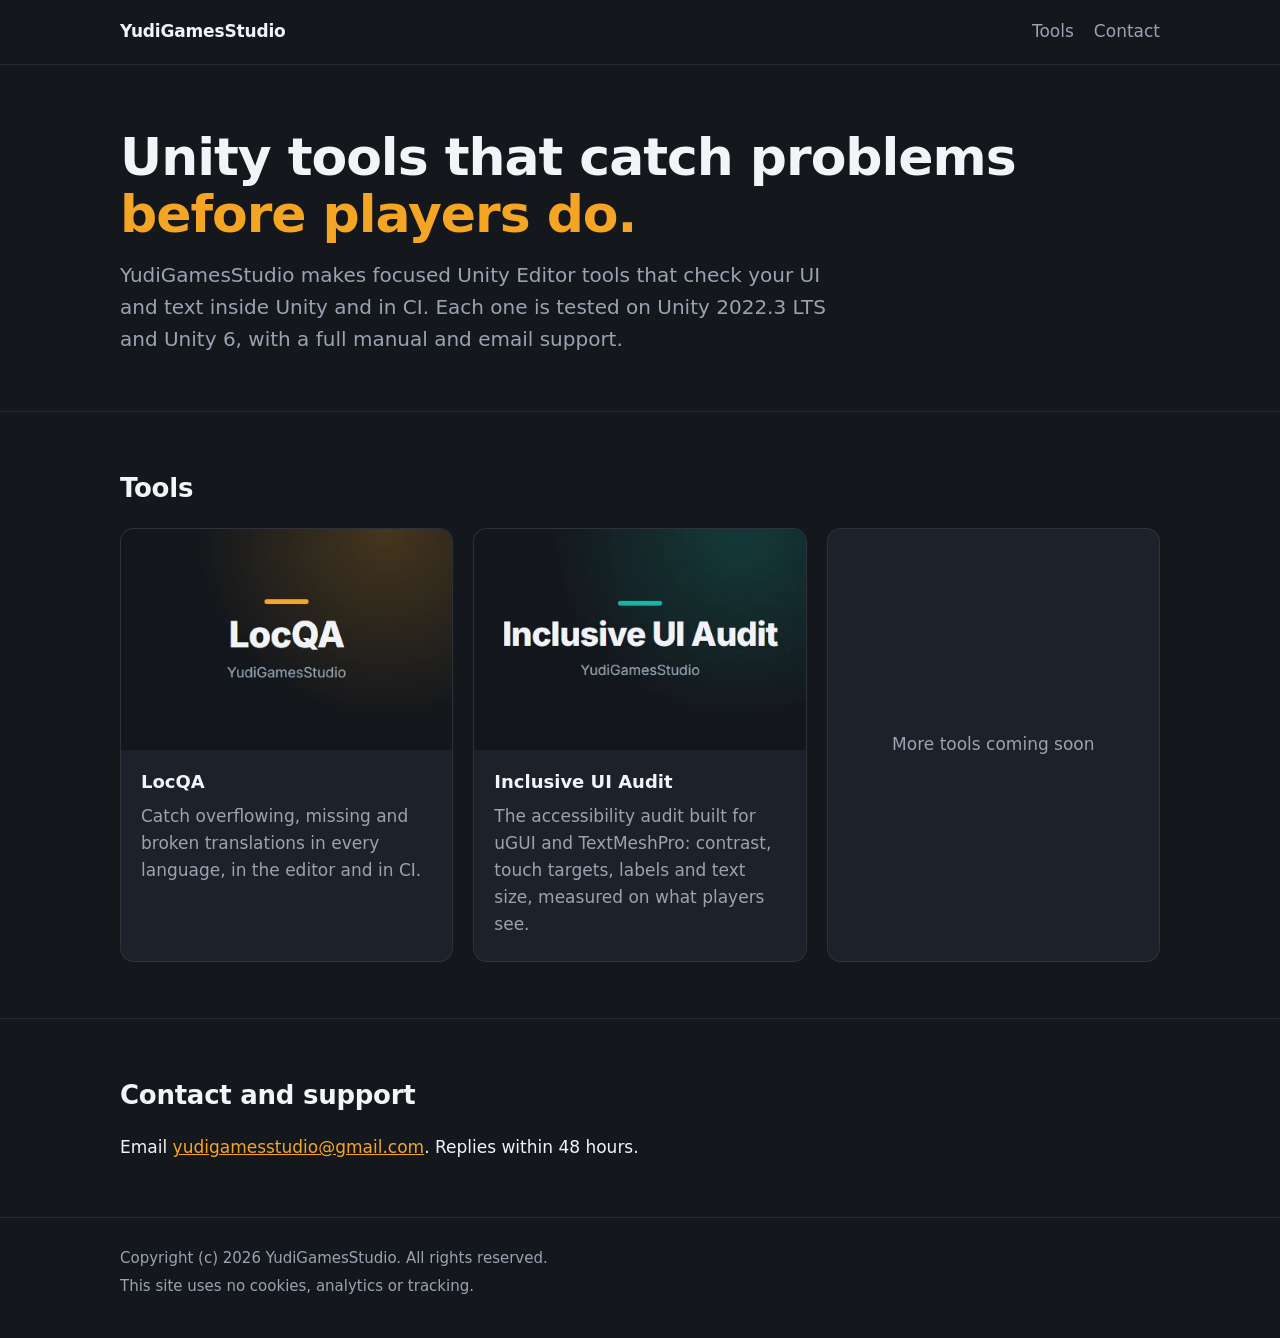
<file: index.html>
<!doctype html>
<html lang="en">
<head>
  <meta charset="utf-8">
  <meta name="viewport" content="width=device-width, initial-scale=1">
  <title>YudiGamesStudio</title>
  <meta name="description" content="YudiGamesStudio makes Unity editor tools that check your UI and text before players see it.">
  <link rel="icon" href="locqa/images/icon.png">
  <link rel="stylesheet" href="style.css">
</head>
<body>
  <header class="site">
    <div class="wrap">
      <a class="brand" href="./">YudiGamesStudio</a>
      <nav><a href="#tools">Tools</a><a href="#contact">Contact</a></nav>
    </div>
  </header>

  <main>
    <section class="hero">
      <div class="wrap">
        <h1>Unity tools that catch problems <span class="accent">before players do.</span></h1>
        <p class="lead">YudiGamesStudio makes focused Unity Editor tools that check your UI and text inside Unity and in
          CI. Each one is tested on Unity 2022.3 LTS and Unity 6, with a full manual and email support.</p>
      </div>
    </section>

    <section id="tools">
      <div class="wrap">
        <h2>Tools</h2>
        <div class="cards">
          <a class="card" href="locqa/">
            <img src="locqa/images/card.webp" width="420" height="280" alt="LocQA">
            <div class="body">
              <h3>LocQA</h3>
              <p class="muted">Catch overflowing, missing and broken translations in every language, in the editor and in CI.</p>
            </div>
          </a>
          <a class="card" href="inclusive-ui-audit/">
            <img src="inclusive-ui-audit/images/card.webp" width="420" height="280" alt="Inclusive UI Audit">
            <div class="body">
              <h3>Inclusive UI Audit</h3>
              <p class="muted">The accessibility audit built for uGUI and TextMeshPro: contrast, touch targets, labels and text size, measured on what players see.</p>
            </div>
          </a>
          <div class="card soon">More tools coming soon</div>
        </div>
      </div>
    </section>

    <section id="contact">
      <div class="wrap">
        <h2>Contact and support</h2>
        <p>Email <a href="mailto:yudigamesstudio@gmail.com">yudigamesstudio@gmail.com</a>. Replies within 48 hours.</p>
      </div>
    </section>
  </main>

  <footer class="site">
    <div class="wrap">
      <p>Copyright (c) 2026 YudiGamesStudio. All rights reserved.</p>
      <p>This site uses no cookies, analytics or tracking.</p>
    </div>
  </footer>
</body>
</html>
</file>
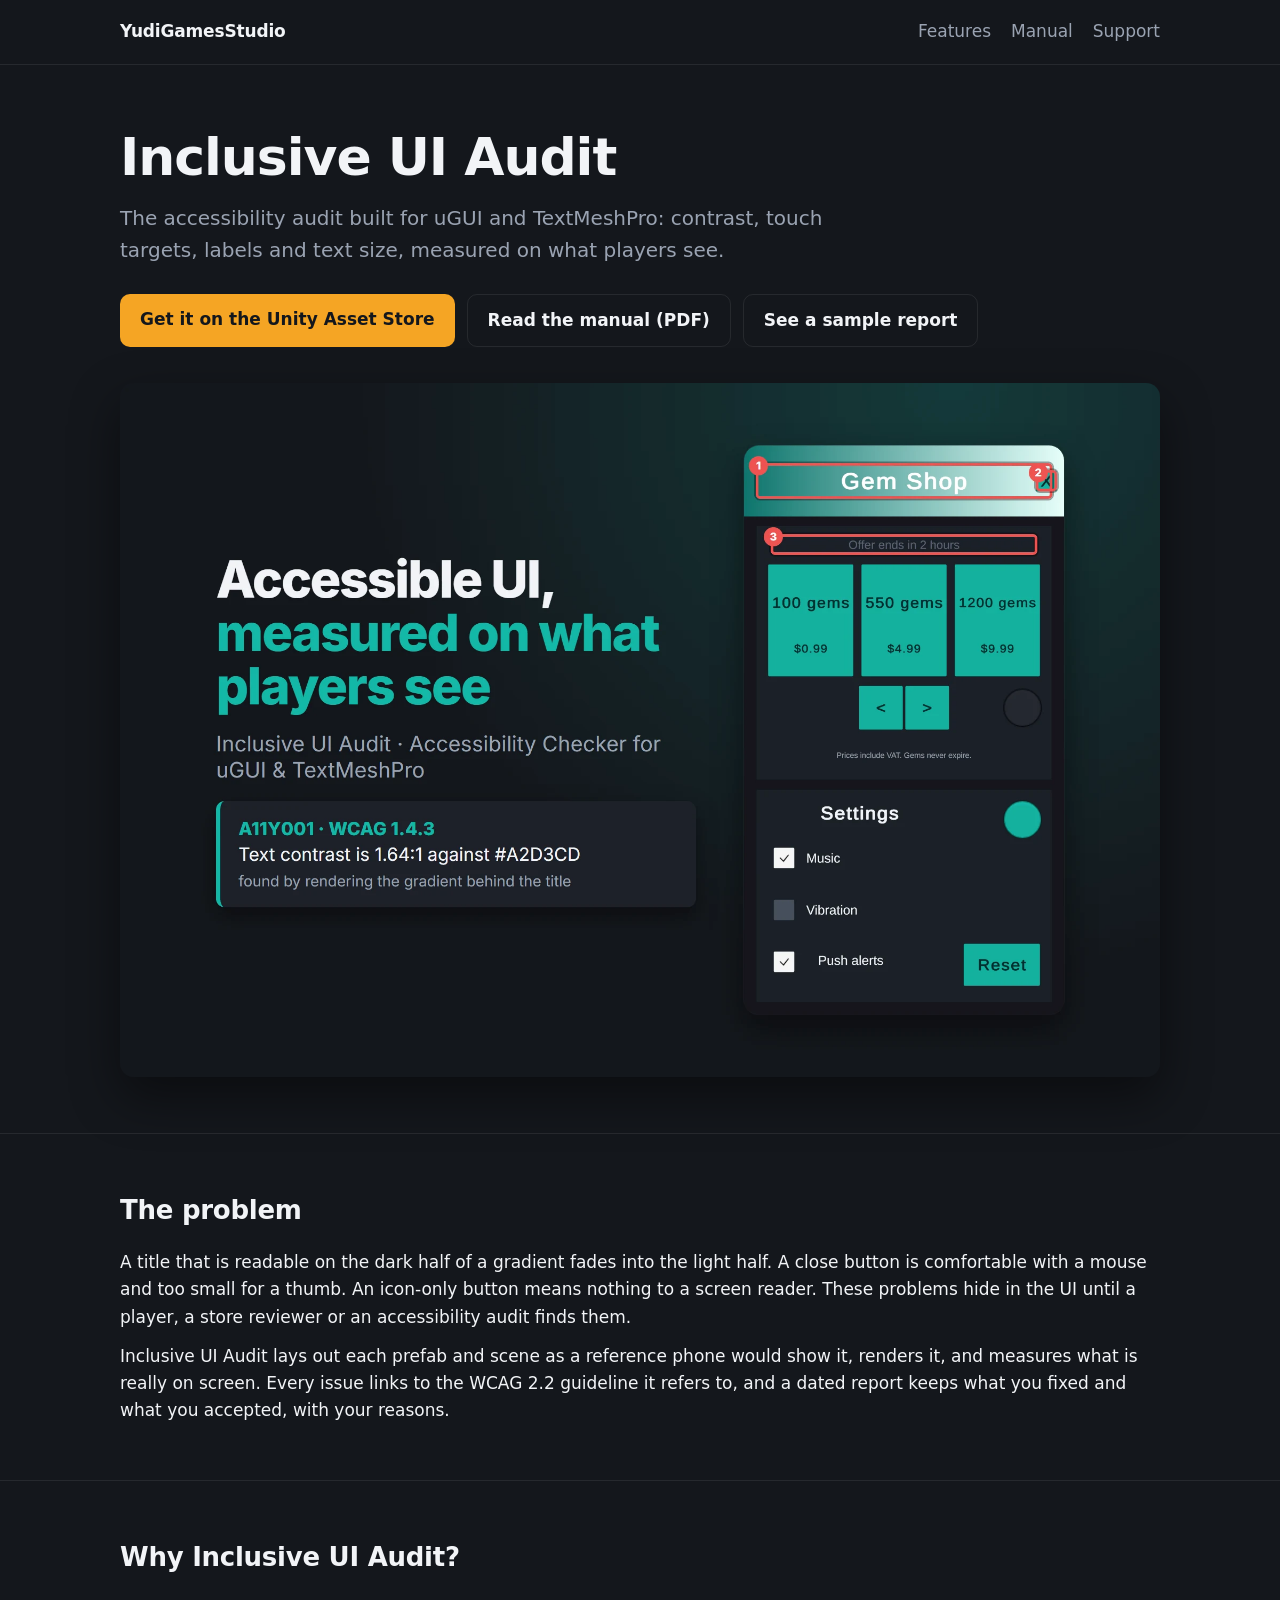
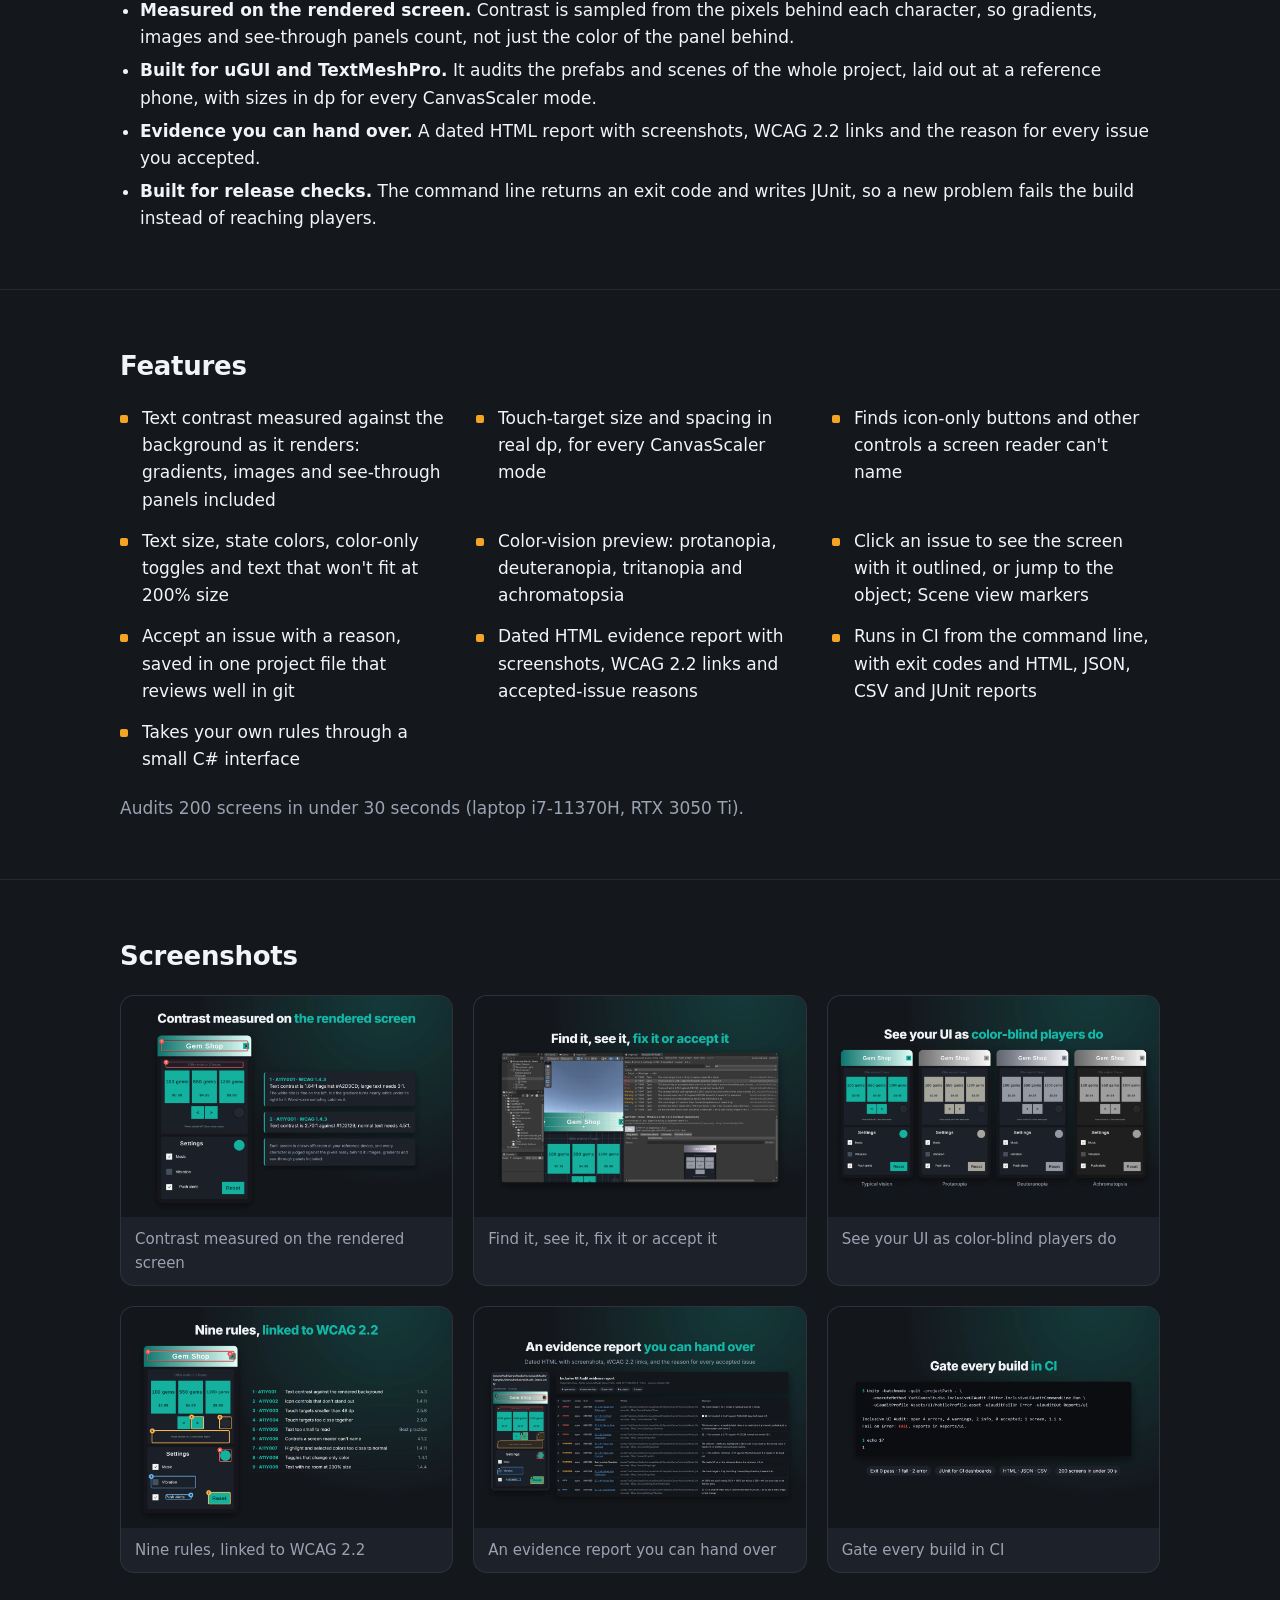
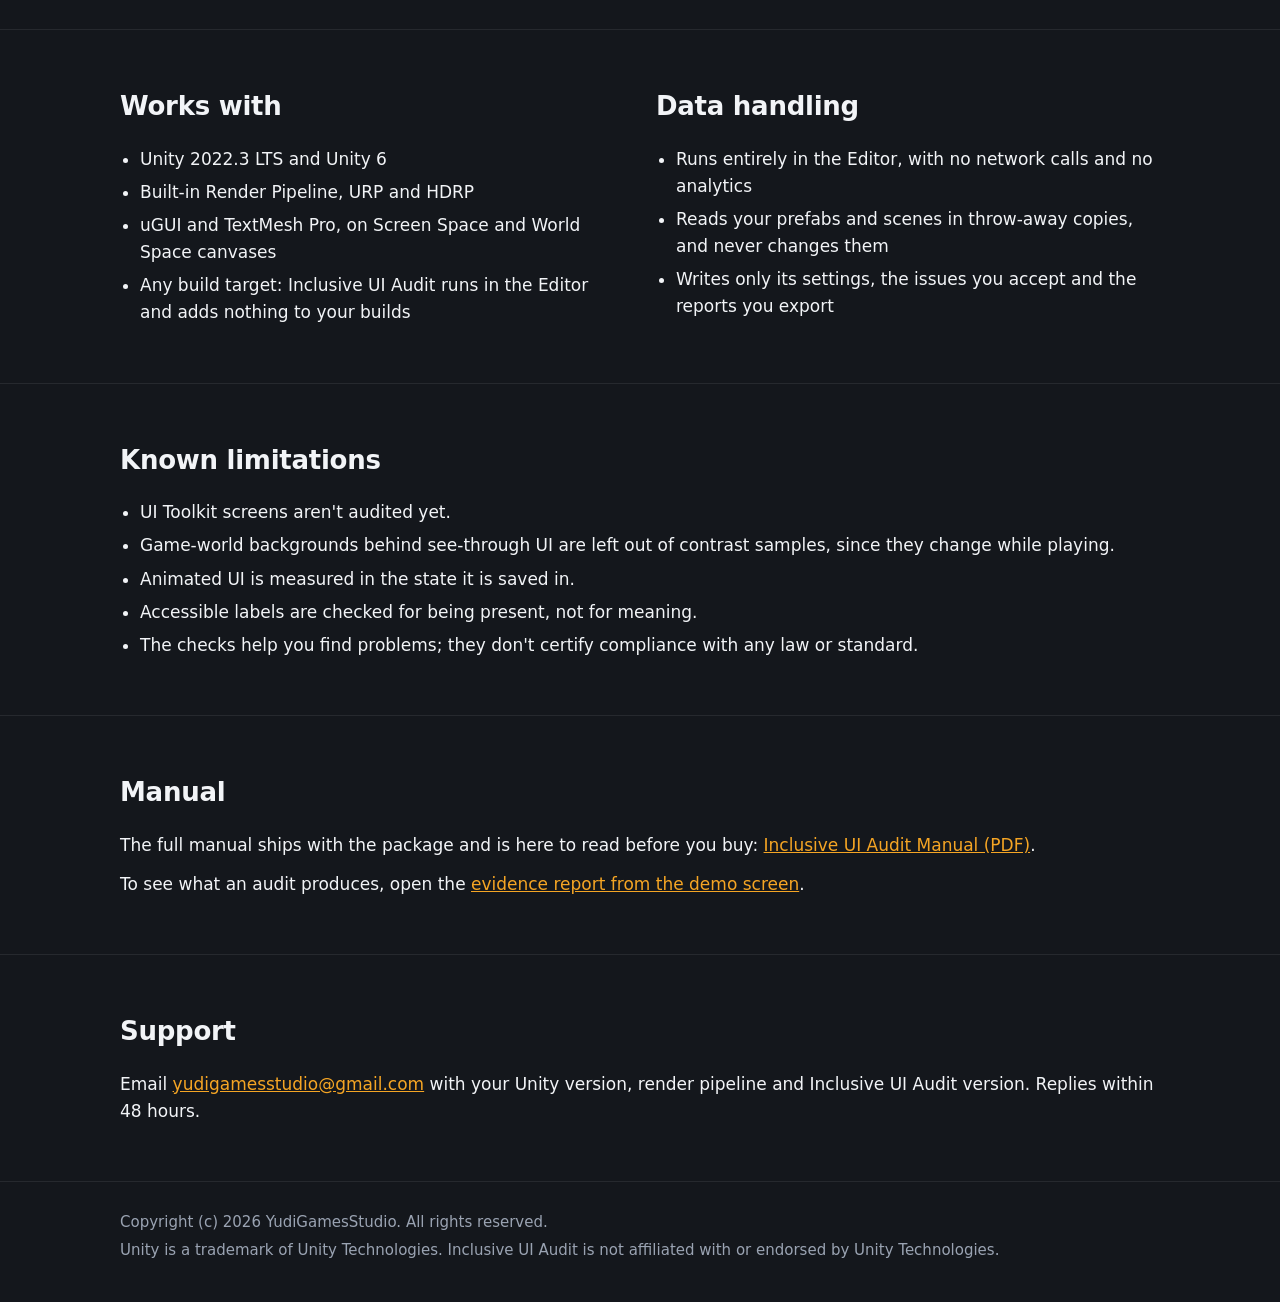
<file: inclusive-ui-audit/index.html>
<!doctype html>
<html lang="en">
<head>
  <meta charset="utf-8">
  <meta name="viewport" content="width=device-width, initial-scale=1">
  <title>Inclusive UI Audit · YudiGamesStudio</title>
  <meta name="description" content="Inclusive UI Audit for Unity: the accessibility audit built for uGUI and TextMeshPro. Contrast, touch targets, labels and text size, measured on what players see.">
  <link rel="icon" href="images/icon.png">
  <link rel="stylesheet" href="../style.css">
</head>
<body>
  <header class="site">
    <div class="wrap">
      <a class="brand" href="../">YudiGamesStudio</a>
      <nav><a href="#features">Features</a><a href="#docs">Manual</a><a href="#support">Support</a></nav>
    </div>
  </header>

  <main>
    <section class="hero">
      <div class="wrap">
        <h1>Inclusive UI Audit</h1>
        <p class="lead">The accessibility audit built for uGUI and TextMeshPro: contrast, touch targets, labels and text
          size, measured on what players see.</p>
        <div class="buttons">
          <a class="button" href="https://u3d.as/4eNo">Get it on the Unity Asset Store</a>
          <a class="button ghost" href="InclusiveUIAudit-Manual.pdf">Read the manual (PDF)</a>
          <a class="button ghost" href="sample-report.html">See a sample report</a>
        </div>
        <img class="cover" src="images/cover.webp" width="1950" height="1300" alt="Inclusive UI Audit: a shop screen with its title, close button and offer text outlined as accessibility issues">
      </div>
    </section>

    <section>
      <div class="wrap">
        <h2>The problem</h2>
        <p>A title that is readable on the dark half of a gradient fades into the light half. A close button is
          comfortable with a mouse and too small for a thumb. An icon-only button means nothing to a screen reader.
          These problems hide in the UI until a player, a store reviewer or an accessibility audit finds them.</p>
        <p>Inclusive UI Audit lays out each prefab and scene as a reference phone would show it, renders it, and measures
          what is really on screen. Every issue links to the WCAG 2.2 guideline it refers to, and a dated report keeps
          what you fixed and what you accepted, with your reasons.</p>
      </div>
    </section>

    <section>
      <div class="wrap">
        <h2>Why Inclusive UI Audit?</h2>
        <ul class="plain">
          <li><strong>Measured on the rendered screen.</strong> Contrast is sampled from the pixels behind each character,
            so gradients, images and see-through panels count, not just the color of the panel behind.</li>
          <li><strong>Built for uGUI and TextMeshPro.</strong> It audits the prefabs and scenes of the whole project, laid
            out at a reference phone, with sizes in dp for every CanvasScaler mode.</li>
          <li><strong>Evidence you can hand over.</strong> A dated HTML report with screenshots, WCAG 2.2 links and the
            reason for every issue you accepted.</li>
          <li><strong>Built for release checks.</strong> The command line returns an exit code and writes JUnit, so a new
            problem fails the build instead of reaching players.</li>
        </ul>
      </div>
    </section>

    <section id="features">
      <div class="wrap">
        <h2>Features</h2>
        <ul class="features">
          <li>Text contrast measured against the background as it renders: gradients, images and see-through panels included</li>
          <li>Touch-target size and spacing in real dp, for every CanvasScaler mode</li>
          <li>Finds icon-only buttons and other controls a screen reader can't name</li>
          <li>Text size, state colors, color-only toggles and text that won't fit at 200% size</li>
          <li>Color-vision preview: protanopia, deuteranopia, tritanopia and achromatopsia</li>
          <li>Click an issue to see the screen with it outlined, or jump to the object; Scene view markers</li>
          <li>Accept an issue with a reason, saved in one project file that reviews well in git</li>
          <li>Dated HTML evidence report with screenshots, WCAG 2.2 links and accepted-issue reasons</li>
          <li>Runs in CI from the command line, with exit codes and HTML, JSON, CSV and JUnit reports</li>
          <li>Takes your own rules through a small C# interface</li>
        </ul>
        <p class="muted" style="margin-top: 22px">Audits 200 screens in under 30 seconds (laptop i7-11370H, RTX 3050 Ti).</p>
      </div>
    </section>

    <section>
      <div class="wrap">
        <h2>Screenshots</h2>
        <div class="gallery">
          <figure><a href="images/screenshot-1.webp"><img src="images/screenshot-1.webp" width="2400" height="1600" loading="lazy" alt="Contrast measured on the rendered screen, with the gradient title and faint offer text outlined"></a><figcaption>Contrast measured on the rendered screen</figcaption></figure>
          <figure><a href="images/screenshot-2.webp"><img src="images/screenshot-2.webp" width="2400" height="1600" loading="lazy" alt="The Inclusive UI Audit window listing the demo issues, with the title contrast issue selected and previewed with deuteranopia"></a><figcaption>Find it, see it, fix it or accept it</figcaption></figure>
          <figure><a href="images/screenshot-3.webp"><img src="images/screenshot-3.webp" width="2400" height="1600" loading="lazy" alt="The demo screen with typical vision, protanopia, deuteranopia and achromatopsia"></a><figcaption>See your UI as color-blind players do</figcaption></figure>
          <figure><a href="images/screenshot-4.webp"><img src="images/screenshot-4.webp" width="2400" height="1600" loading="lazy" alt="The nine rules on one screen, each with its WCAG guideline"></a><figcaption>Nine rules, linked to WCAG 2.2</figcaption></figure>
          <figure><a href="images/screenshot-5.webp"><img src="images/screenshot-5.webp" width="2400" height="1600" loading="lazy" alt="The HTML evidence report with the screen and its issue table"></a><figcaption>An evidence report you can hand over</figcaption></figure>
          <figure><a href="images/screenshot-6.webp"><img src="images/screenshot-6.webp" width="2400" height="1600" loading="lazy" alt="A CI run failing on the audit's exit code"></a><figcaption>Gate every build in CI</figcaption></figure>
        </div>
      </div>
    </section>

    <section>
      <div class="wrap columns">
        <div>
          <h2>Works with</h2>
          <ul class="plain">
            <li>Unity 2022.3 LTS and Unity 6</li>
            <li>Built-in Render Pipeline, URP and HDRP</li>
            <li>uGUI and TextMesh Pro, on Screen Space and World Space canvases</li>
            <li>Any build target: Inclusive UI Audit runs in the Editor and adds nothing to your builds</li>
          </ul>
        </div>
        <div>
          <h2>Data handling</h2>
          <ul class="plain">
            <li>Runs entirely in the Editor, with no network calls and no analytics</li>
            <li>Reads your prefabs and scenes in throw-away copies, and never changes them</li>
            <li>Writes only its settings, the issues you accept and the reports you export</li>
          </ul>
        </div>
      </div>
    </section>

    <section>
      <div class="wrap">
        <h2>Known limitations</h2>
        <ul class="plain">
          <li>UI Toolkit screens aren't audited yet.</li>
          <li>Game-world backgrounds behind see-through UI are left out of contrast samples, since they change while playing.</li>
          <li>Animated UI is measured in the state it is saved in.</li>
          <li>Accessible labels are checked for being present, not for meaning.</li>
          <li>The checks help you find problems; they don't certify compliance with any law or standard.</li>
        </ul>
      </div>
    </section>

    <section id="docs">
      <div class="wrap">
        <h2>Manual</h2>
        <p>The full manual ships with the package and is here to read before you buy:
          <a href="InclusiveUIAudit-Manual.pdf">Inclusive UI Audit Manual (PDF)</a>.</p>
        <p>To see what an audit produces, open the <a href="sample-report.html">evidence report from the demo screen</a>.</p>
      </div>
    </section>

    <section id="support">
      <div class="wrap">
        <h2>Support</h2>
        <p>Email <a href="mailto:yudigamesstudio@gmail.com?subject=Inclusive%20UI%20Audit">yudigamesstudio@gmail.com</a>
          with your Unity version, render pipeline and Inclusive UI Audit version. Replies within 48 hours.</p>
      </div>
    </section>
  </main>

  <footer class="site">
    <div class="wrap">
      <p>Copyright (c) 2026 YudiGamesStudio. All rights reserved.</p>
      <p>Unity is a trademark of Unity Technologies. Inclusive UI Audit is not affiliated with or endorsed by Unity Technologies.</p>
    </div>
  </footer>
</body>
</html>
</file>
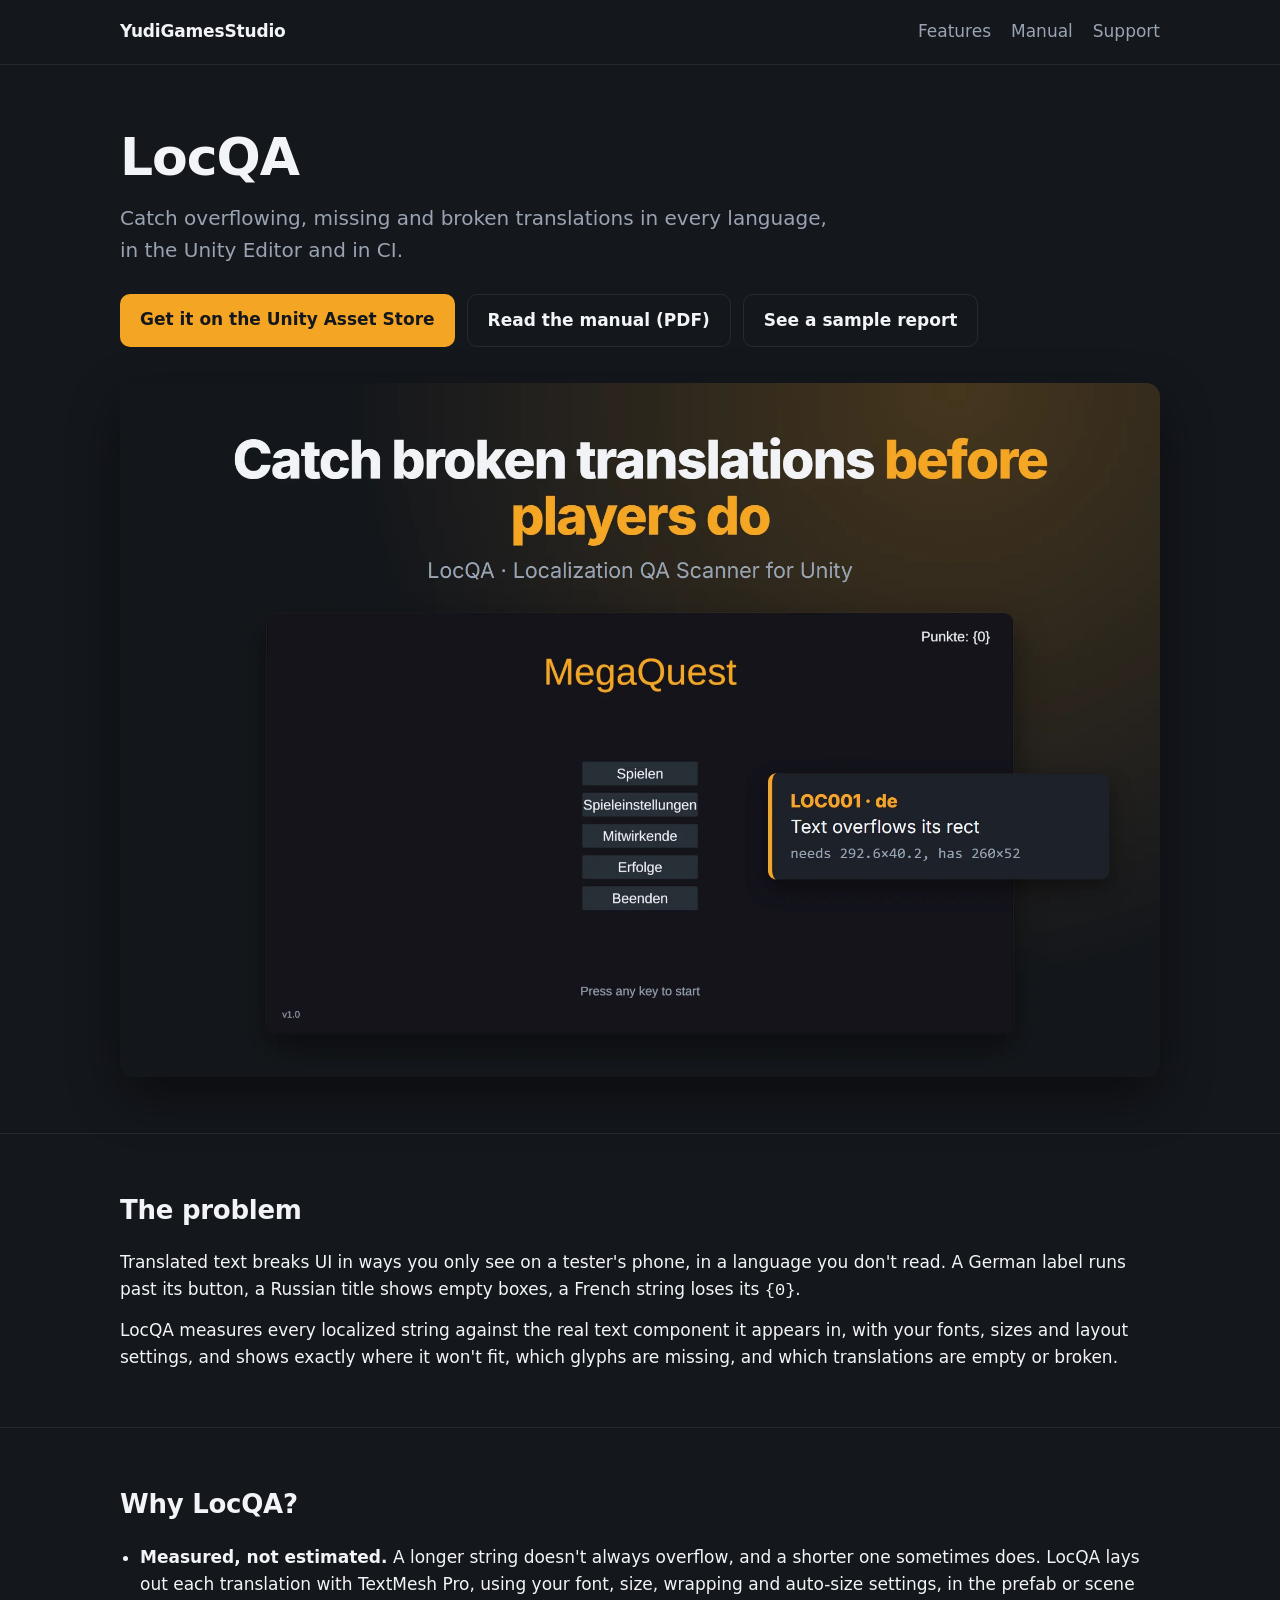
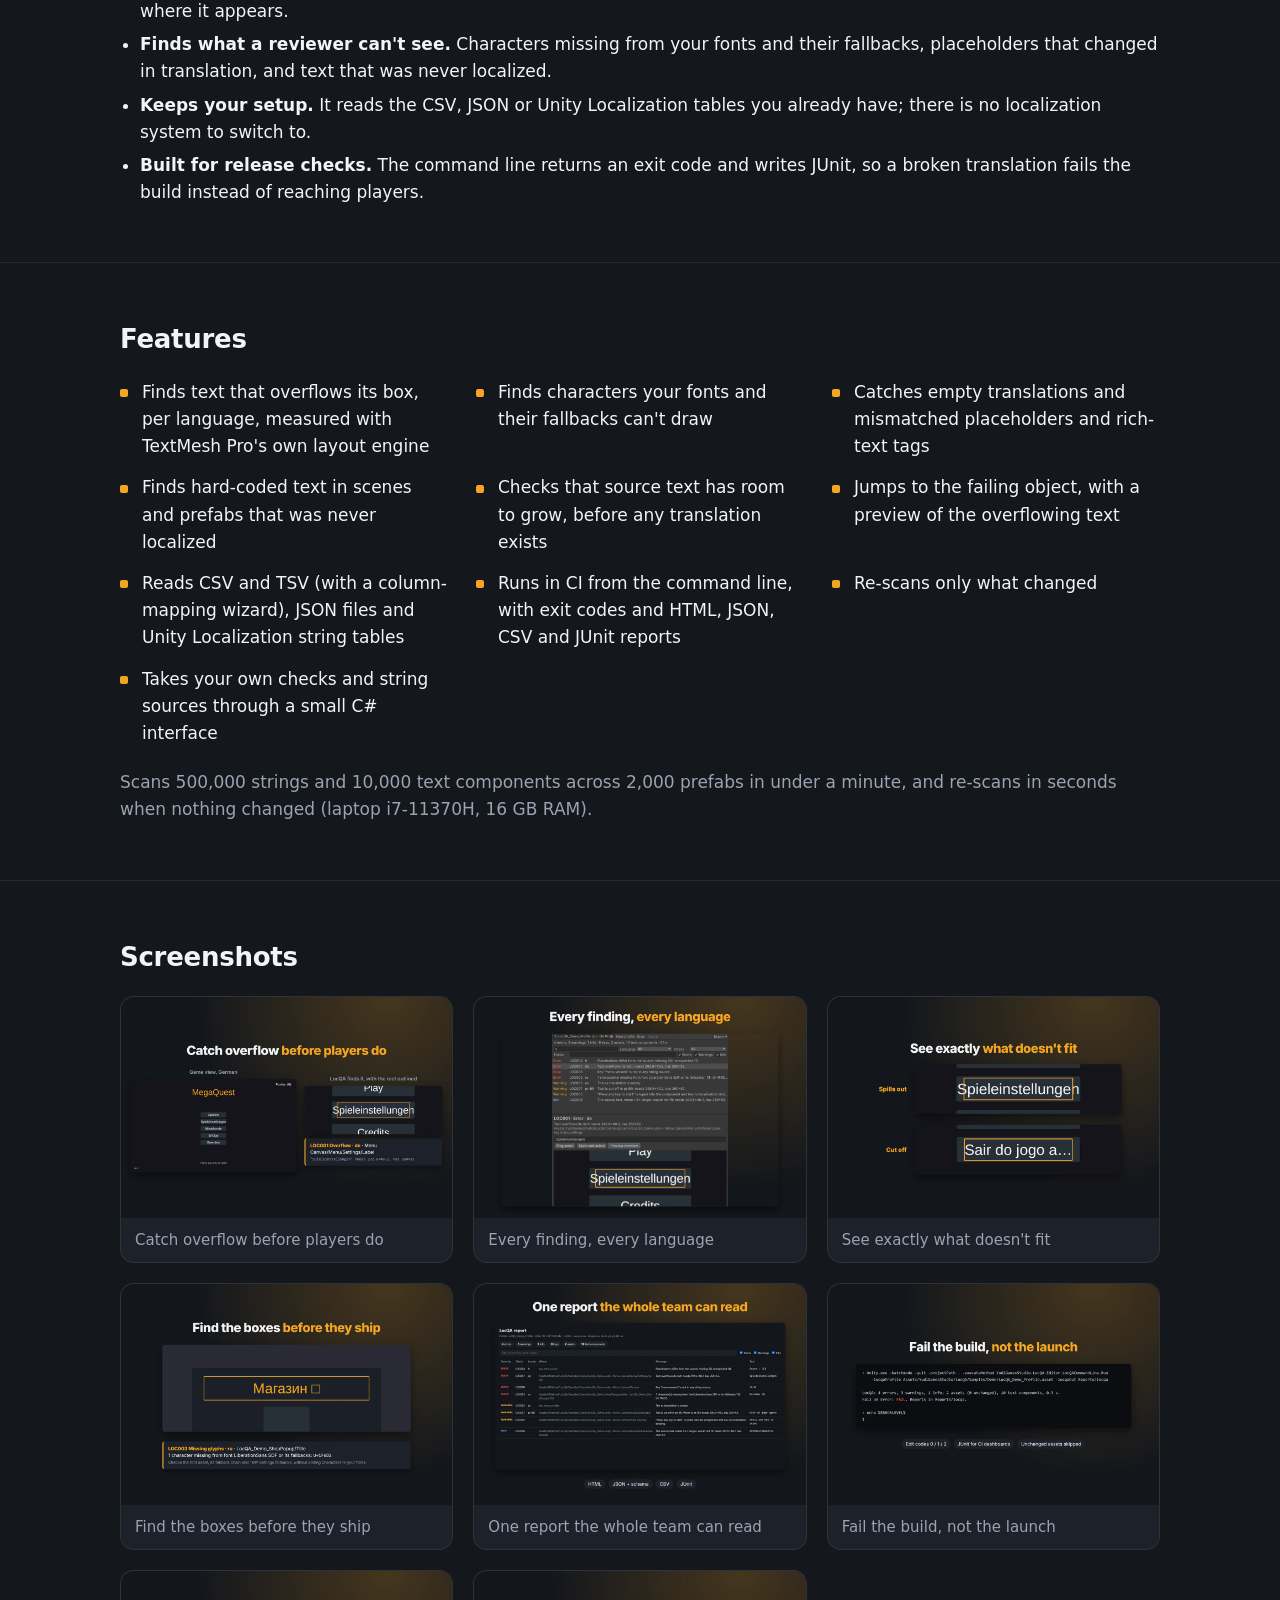
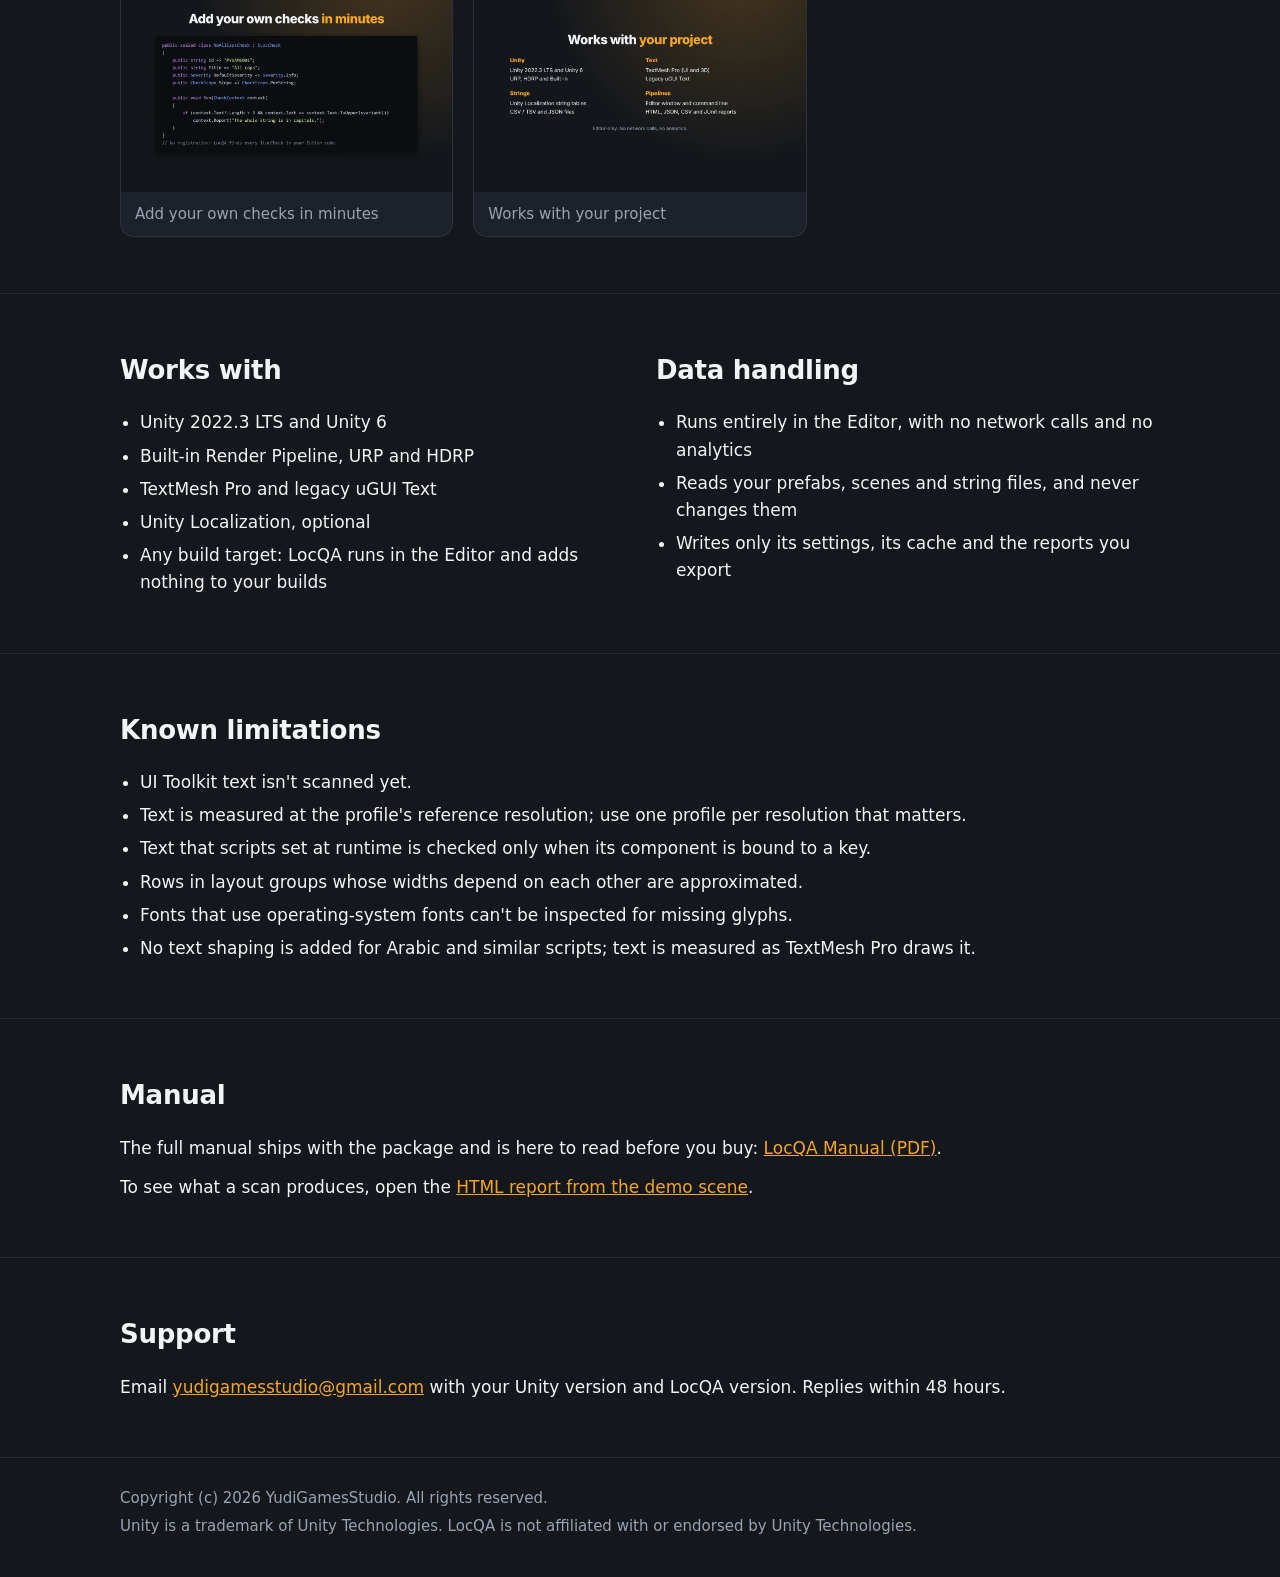
<file: locqa/index.html>
<!doctype html>
<html lang="en">
<head>
  <meta charset="utf-8">
  <meta name="viewport" content="width=device-width, initial-scale=1">
  <title>LocQA · YudiGamesStudio</title>
  <meta name="description" content="LocQA for Unity: catch overflowing, missing and broken translations in every language, in the editor and in CI.">
  <link rel="icon" href="images/icon.png">
  <link rel="stylesheet" href="../style.css">
</head>
<body>
  <header class="site">
    <div class="wrap">
      <a class="brand" href="../">YudiGamesStudio</a>
      <nav><a href="#features">Features</a><a href="#docs">Manual</a><a href="#support">Support</a></nav>
    </div>
  </header>

  <main>
    <section class="hero">
      <div class="wrap">
        <h1>LocQA</h1>
        <p class="lead">Catch overflowing, missing and broken translations in every language, in the Unity Editor and in CI.</p>
        <div class="buttons">
          <a class="button" href="https://u3d.as/4eD2">Get it on the Unity Asset Store</a>
          <a class="button ghost" href="LocQA-Manual.pdf">Read the manual (PDF)</a>
          <a class="button ghost" href="sample-report.html">See a sample report</a>
        </div>
        <img class="cover" src="images/cover.webp" width="1950" height="1300" alt="LocQA: a German button label overflowing, and the finding that points to it">
      </div>
    </section>

    <section>
      <div class="wrap">
        <h2>The problem</h2>
        <p>Translated text breaks UI in ways you only see on a tester's phone, in a language you don't read. A German
          label runs past its button, a Russian title shows empty boxes, a French string loses its <code>{0}</code>.</p>
        <p>LocQA measures every localized string against the real text component it appears in, with your fonts, sizes and
          layout settings, and shows exactly where it won't fit, which glyphs are missing, and which translations are
          empty or broken.</p>
      </div>
    </section>

    <section>
      <div class="wrap">
        <h2>Why LocQA?</h2>
        <ul class="plain">
          <li><strong>Measured, not estimated.</strong> A longer string doesn't always overflow, and a shorter one sometimes
            does. LocQA lays out each translation with TextMesh Pro, using your font, size, wrapping and auto-size
            settings, in the prefab or scene where it appears.</li>
          <li><strong>Finds what a reviewer can't see.</strong> Characters missing from your fonts and their fallbacks,
            placeholders that changed in translation, and text that was never localized.</li>
          <li><strong>Keeps your setup.</strong> It reads the CSV, JSON or Unity Localization tables you already have;
            there is no localization system to switch to.</li>
          <li><strong>Built for release checks.</strong> The command line returns an exit code and writes JUnit, so a
            broken translation fails the build instead of reaching players.</li>
        </ul>
      </div>
    </section>

    <section id="features">
      <div class="wrap">
        <h2>Features</h2>
        <ul class="features">
          <li>Finds text that overflows its box, per language, measured with TextMesh Pro's own layout engine</li>
          <li>Finds characters your fonts and their fallbacks can't draw</li>
          <li>Catches empty translations and mismatched placeholders and rich-text tags</li>
          <li>Finds hard-coded text in scenes and prefabs that was never localized</li>
          <li>Checks that source text has room to grow, before any translation exists</li>
          <li>Jumps to the failing object, with a preview of the overflowing text</li>
          <li>Reads CSV and TSV (with a column-mapping wizard), JSON files and Unity Localization string tables</li>
          <li>Runs in CI from the command line, with exit codes and HTML, JSON, CSV and JUnit reports</li>
          <li>Re-scans only what changed</li>
          <li>Takes your own checks and string sources through a small C# interface</li>
        </ul>
        <p class="muted" style="margin-top: 22px">Scans 500,000 strings and 10,000 text components across 2,000 prefabs in
          under a minute, and re-scans in seconds when nothing changed (laptop i7-11370H, 16 GB RAM).</p>
      </div>
    </section>

    <section>
      <div class="wrap">
        <h2>Screenshots</h2>
        <div class="gallery">
          <figure><a href="images/screenshot-1.webp"><img src="images/screenshot-1.webp" width="2400" height="1600" loading="lazy" alt="Catch overflow before players do"></a><figcaption>Catch overflow before players do</figcaption></figure>
          <figure><a href="images/screenshot-2.webp"><img src="images/screenshot-2.webp" width="2400" height="1600" loading="lazy" alt="The LocQA window with every finding of the demo scan"></a><figcaption>Every finding, every language</figcaption></figure>
          <figure><a href="images/screenshot-3.webp"><img src="images/screenshot-3.webp" width="2400" height="1600" loading="lazy" alt="The overflow preview with the text's rect outlined"></a><figcaption>See exactly what doesn't fit</figcaption></figure>
          <figure><a href="images/screenshot-4.webp"><img src="images/screenshot-4.webp" width="2400" height="1600" loading="lazy" alt="A missing-glyph finding"></a><figcaption>Find the boxes before they ship</figcaption></figure>
          <figure><a href="images/screenshot-5.webp"><img src="images/screenshot-5.webp" width="2400" height="1600" loading="lazy" alt="The HTML report"></a><figcaption>One report the whole team can read</figcaption></figure>
          <figure><a href="images/screenshot-6.webp"><img src="images/screenshot-6.webp" width="2400" height="1600" loading="lazy" alt="A CI run failing on LocQA's exit code"></a><figcaption>Fail the build, not the launch</figcaption></figure>
          <figure><a href="images/screenshot-7.webp"><img src="images/screenshot-7.webp" width="2400" height="1600" loading="lazy" alt="A custom check written in C#"></a><figcaption>Add your own checks in minutes</figcaption></figure>
          <figure><a href="images/screenshot-8.webp"><img src="images/screenshot-8.webp" width="2400" height="1600" loading="lazy" alt="Supported Unity versions, pipelines and packages"></a><figcaption>Works with your project</figcaption></figure>
        </div>
      </div>
    </section>

    <section>
      <div class="wrap columns">
        <div>
          <h2>Works with</h2>
          <ul class="plain">
            <li>Unity 2022.3 LTS and Unity 6</li>
            <li>Built-in Render Pipeline, URP and HDRP</li>
            <li>TextMesh Pro and legacy uGUI Text</li>
            <li>Unity Localization, optional</li>
            <li>Any build target: LocQA runs in the Editor and adds nothing to your builds</li>
          </ul>
        </div>
        <div>
          <h2>Data handling</h2>
          <ul class="plain">
            <li>Runs entirely in the Editor, with no network calls and no analytics</li>
            <li>Reads your prefabs, scenes and string files, and never changes them</li>
            <li>Writes only its settings, its cache and the reports you export</li>
          </ul>
        </div>
      </div>
    </section>

    <section>
      <div class="wrap">
        <h2>Known limitations</h2>
        <ul class="plain">
          <li>UI Toolkit text isn't scanned yet.</li>
          <li>Text is measured at the profile's reference resolution; use one profile per resolution that matters.</li>
          <li>Text that scripts set at runtime is checked only when its component is bound to a key.</li>
          <li>Rows in layout groups whose widths depend on each other are approximated.</li>
          <li>Fonts that use operating-system fonts can't be inspected for missing glyphs.</li>
          <li>No text shaping is added for Arabic and similar scripts; text is measured as TextMesh Pro draws it.</li>
        </ul>
      </div>
    </section>

    <section id="docs">
      <div class="wrap">
        <h2>Manual</h2>
        <p>The full manual ships with the package and is here to read before you buy:
          <a href="LocQA-Manual.pdf">LocQA Manual (PDF)</a>.</p>
        <p>To see what a scan produces, open the <a href="sample-report.html">HTML report from the demo scene</a>.</p>
      </div>
    </section>

    <section id="support">
      <div class="wrap">
        <h2>Support</h2>
        <p>Email <a href="mailto:yudigamesstudio@gmail.com?subject=LocQA">yudigamesstudio@gmail.com</a> with your Unity
          version and LocQA version. Replies within 48 hours.</p>
      </div>
    </section>
  </main>

  <footer class="site">
    <div class="wrap">
      <p>Copyright (c) 2026 YudiGamesStudio. All rights reserved.</p>
      <p>Unity is a trademark of Unity Technologies. LocQA is not affiliated with or endorsed by Unity Technologies.</p>
    </div>
  </footer>
</body>
</html>
</file>
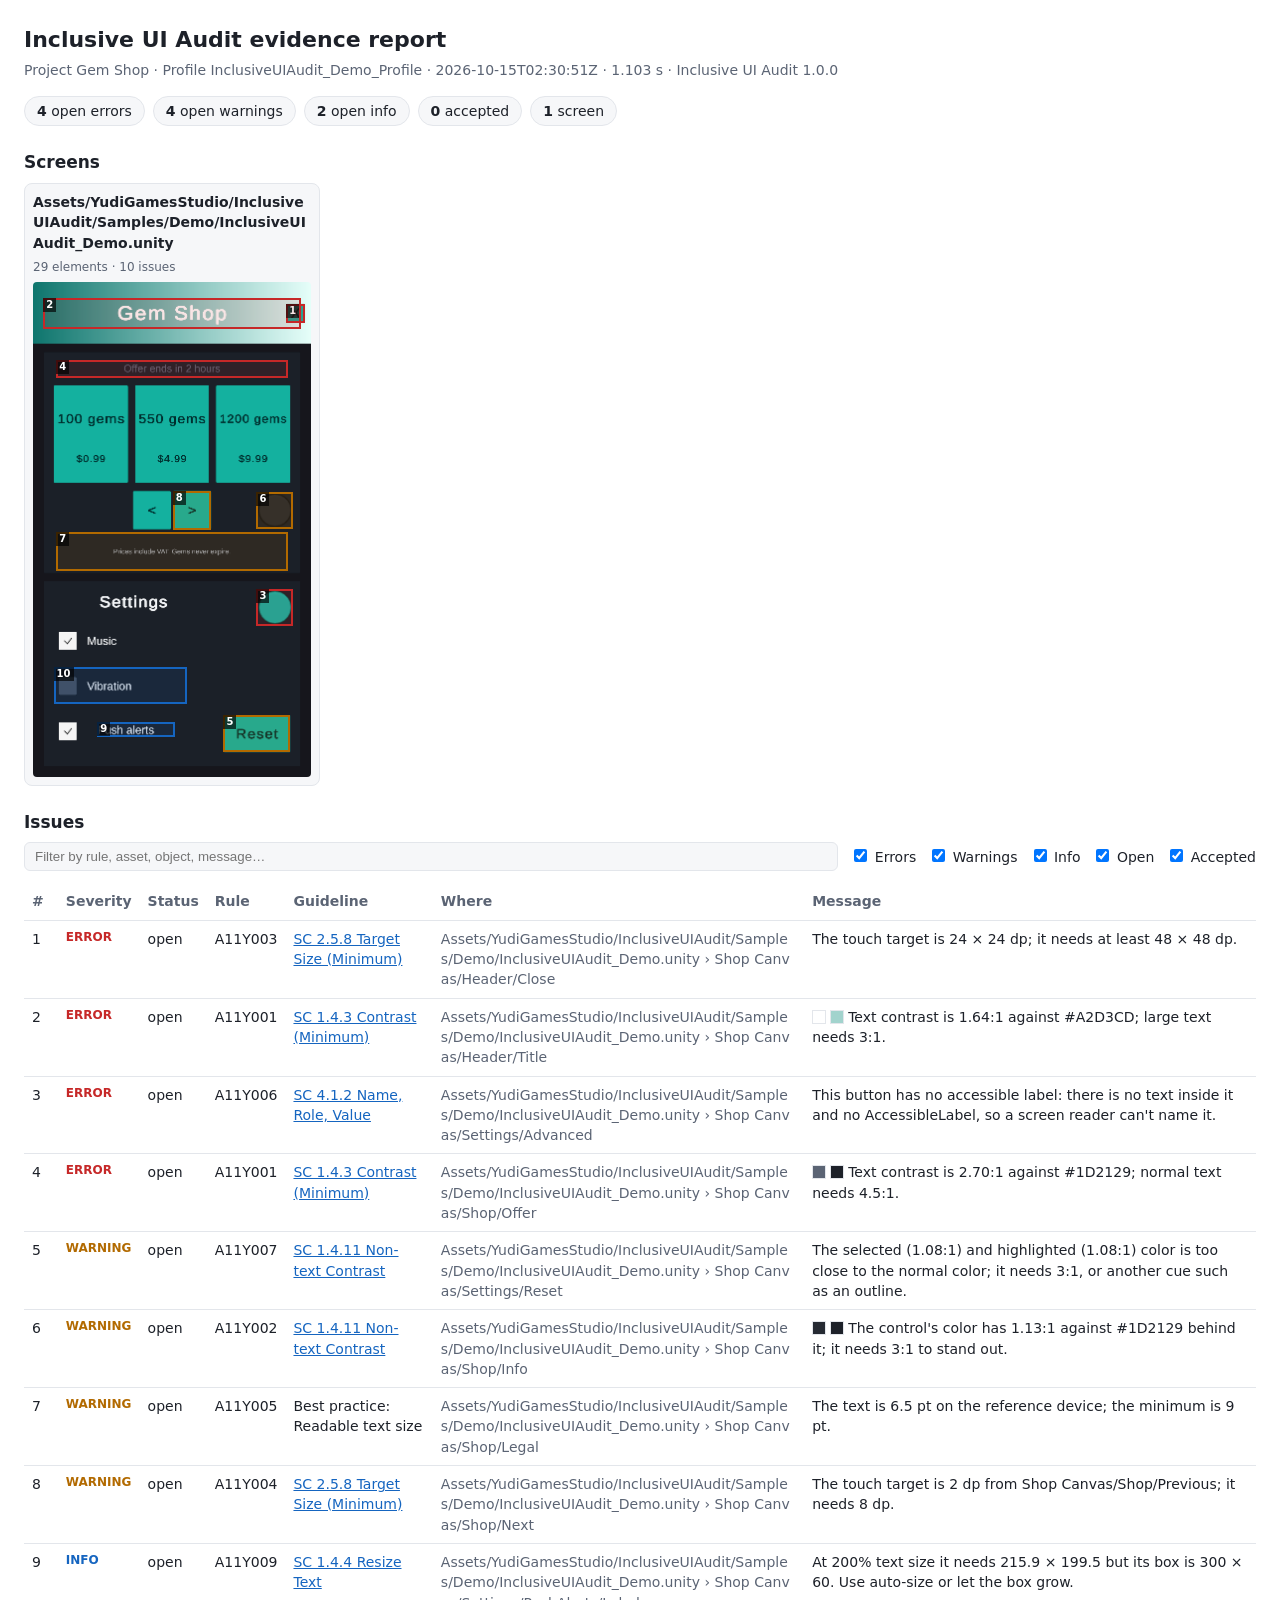
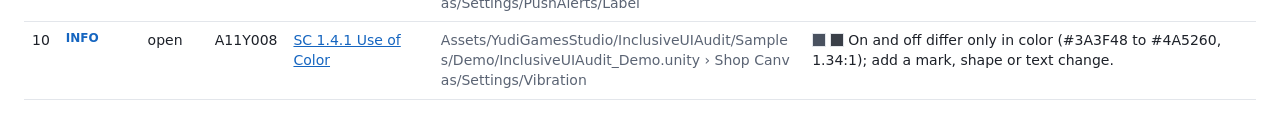
<file: inclusive-ui-audit/sample-report.html>
<!doctype html>
<html lang="en">
<head>
<meta charset="utf-8">
<meta name="viewport" content="width=device-width, initial-scale=1">
<title>Inclusive UI Audit evidence report – InclusiveUIAudit_Demo_Profile</title>
<style>
:root{--bg:#fff;--fg:#1d2129;--muted:#5b6474;--line:#e3e6eb;--card:#f6f7f9;--error:#c62828;--warning:#b26a00;--info:#1565c0}
@media (prefers-color-scheme:dark){:root{--bg:#14171c;--fg:#e8eaee;--muted:#9aa3b2;--line:#2a2f38;--card:#1d2129;--error:#ef5350;--warning:#ffb74d;--info:#64b5f6}}
*{box-sizing:border-box}body{margin:0;padding:24px;background:var(--bg);color:var(--fg);font:14px/1.45 system-ui,-apple-system,'Segoe UI',sans-serif}
h1{font-size:22px;margin:0 0 4px}h2{font-size:17px;margin:24px 0 8px}.meta{color:var(--muted);margin-bottom:16px}a{color:var(--info)}
.chips{display:flex;gap:8px;flex-wrap:wrap;margin-bottom:16px}.chip{background:var(--card);border:1px solid var(--line);border-radius:999px;padding:4px 12px}
.screens{display:flex;gap:16px;flex-wrap:wrap}.screen{background:var(--card);border:1px solid var(--line);border-radius:8px;padding:8px;width:296px}
.screen .name{font-weight:600;word-break:break-all;margin-bottom:6px}.screen .sub{color:var(--muted);font-size:12px;margin-bottom:6px}
.shot{position:relative;width:100%;background:#1c2129;border-radius:4px;overflow:hidden}.shot img{display:block;width:100%}
.mark{position:absolute;border:2px solid var(--error);background:rgba(198,40,40,.12)}.mark.warning{border-color:var(--warning);background:rgba(178,106,0,.12)}
.mark.info{border-color:var(--info);background:rgba(21,101,192,.12)}.mark.accepted{border-style:dashed;opacity:.6}
.mark span{position:absolute;top:-2px;left:-2px;background:inherit;font:700 10px/14px system-ui,sans-serif;padding:0 3px;color:#fff;background:#000a}
.controls{display:flex;gap:12px;flex-wrap:wrap;align-items:center;margin-bottom:12px}input[type=search]{flex:1;min-width:200px;padding:6px 10px;border:1px solid var(--line);border-radius:6px;background:var(--card);color:var(--fg)}
.scroll{overflow-x:auto}table{width:100%;min-width:900px;border-collapse:collapse}th,td{text-align:left;vertical-align:top;padding:8px;border-bottom:1px solid var(--line)}th{color:var(--muted);font-weight:600}
.loc{word-break:break-all;color:var(--muted)}.sev{font-weight:700;text-transform:uppercase;font-size:12px}.sev.error{color:var(--error)}.sev.warning{color:var(--warning)}.sev.info{color:var(--info)}
.sw{display:inline-block;width:14px;height:14px;border:1px solid var(--line);vertical-align:-2px;margin-right:4px}.reason{color:var(--muted);font-style:italic}
.errors{background:var(--card);border-left:4px solid var(--error);padding:8px 12px;margin-bottom:16px}</style>
</head>
<body>
<h1>Inclusive UI Audit evidence report</h1>
<div class="meta">Project Gem Shop · Profile InclusiveUIAudit_Demo_Profile · 2026-10-15T02:30:51Z · 1.103 s · Inclusive UI Audit 1.0.0</div>
<div class="chips"><span class="chip"><strong>4</strong> open errors</span><span class="chip"><strong>4</strong> open warnings</span><span class="chip"><strong>2</strong> open info</span><span class="chip"><strong>0</strong> accepted</span><span class="chip"><strong>1</strong> screen</span></div>
<h2>Screens</h2>
<div class="screens">
<div class="screen"><div class="name">Assets/YudiGamesStudio/InclusiveUIAudit/Samples/Demo/InclusiveUIAudit_Demo.unity</div><div class="sub">29 elements · 10 issues</div><div class="shot"><img alt="Assets/YudiGamesStudio/InclusiveUIAudit/Samples/Demo/InclusiveUIAudit_Demo.unity" src="[data-uri]"><div class="mark error" style="left:91.11%;bottom:91.88%;width:6.67%;height:3.75%" title="A11Y003: The touch target is 24 &#215; 24 dp; it needs at least 48 &#215; 48 dp."><span>1</span></div><div class="mark error" style="left:3.7%;bottom:90.63%;width:92.59%;height:6.25%" title="A11Y001: Text contrast is 1.64:1 against #A2D3CD; large text needs 3:1."><span>2</span></div><div class="mark error" style="left:80.37%;bottom:30.52%;width:13.33%;height:7.5%" title="A11Y006: This button has no accessible label: there is no text inside it and no AccessibleLabel, so a screen reader can&#39;t name it."><span>3</span></div><div class="mark error" style="left:8.33%;bottom:80.73%;width:83.33%;height:3.65%" title="A11Y001: Text contrast is 2.70:1 against #1D2129; normal text needs 4.5:1."><span>4</span></div><div class="mark warning" style="left:68.52%;bottom:5%;width:24.07%;height:7.5%" title="A11Y007: The selected (1.08:1) and highlighted (1.08:1) color is too close to the normal color; it needs 3:1, or another cue such as an outline."><span>5</span></div><div class="mark warning" style="left:80.37%;bottom:50.16%;width:13.33%;height:7.5%" title="A11Y002: The control&#39;s color has 1.13:1 against #1D2129 behind it; it needs 3:1 to stand out."><span>6</span></div><div class="mark warning" style="left:8.33%;bottom:41.67%;width:83.33%;height:7.81%" title="A11Y005: The text is 6.5 pt on the reference device; the minimum is 9 pt."><span>7</span></div><div class="mark warning" style="left:50.28%;bottom:50%;width:13.89%;height:7.81%" title="A11Y004: The touch target is 2 dp from Shop Canvas/Shop/Previous; it needs 8 dp."><span>8</span></div><div class="mark info" style="left:23.15%;bottom:7.97%;width:27.78%;height:3.13%" title="A11Y009: At 200% text size it needs 215.9 &#215; 199.5 but its box is 300 &#215; 60. Use auto-size or let the box grow."><span>9</span></div><div class="mark info" style="left:7.41%;bottom:14.64%;width:48.15%;height:7.5%" title="A11Y008: On and off differ only in color (#3A3F48 to #4A5260, 1.34:1); add a mark, shape or text change."><span>10</span></div></div></div>
</div>
<h2>Issues</h2>
<div class="controls"><input id="q" type="search" placeholder="Filter by rule, asset, object, message…"><label><input type="checkbox" data-filter="error" checked> Errors</label><label><input type="checkbox" data-filter="warning" checked> Warnings</label><label><input type="checkbox" data-filter="info" checked> Info</label><label><input type="checkbox" data-filter="open" checked> Open</label><label><input type="checkbox" data-filter="accepted" checked> Accepted</label></div>
<div class="scroll"><table>
<thead><tr><th>#</th><th>Severity</th><th>Status</th><th>Rule</th><th>Guideline</th><th>Where</th><th>Message</th></tr></thead>
<tbody>
<tr data-severity="error" data-status="open"><td>1</td><td class="sev error">error</td><td>open</td><td>A11Y003</td><td><a href="https://www.w3.org/WAI/WCAG22/Understanding/target-size-minimum.html">SC 2.5.8 Target Size (Minimum)</a></td><td class="loc">Assets/YudiGamesStudio/InclusiveUIAudit/Samples/Demo/InclusiveUIAudit_Demo.unity › Shop Canvas/Header/Close</td><td>The touch target is 24 &#215; 24 dp; it needs at least 48 &#215; 48 dp.</td></tr>
<tr data-severity="error" data-status="open"><td>2</td><td class="sev error">error</td><td>open</td><td>A11Y001</td><td><a href="https://www.w3.org/WAI/WCAG22/Understanding/contrast-minimum.html">SC 1.4.3 Contrast (Minimum)</a></td><td class="loc">Assets/YudiGamesStudio/InclusiveUIAudit/Samples/Demo/InclusiveUIAudit_Demo.unity › Shop Canvas/Header/Title</td><td><span class="sw" style="background:#FFFFFF"></span><span class="sw" style="background:#A2D3CD"></span>Text contrast is 1.64:1 against #A2D3CD; large text needs 3:1.</td></tr>
<tr data-severity="error" data-status="open"><td>3</td><td class="sev error">error</td><td>open</td><td>A11Y006</td><td><a href="https://www.w3.org/WAI/WCAG22/Understanding/name-role-value.html">SC 4.1.2 Name, Role, Value</a></td><td class="loc">Assets/YudiGamesStudio/InclusiveUIAudit/Samples/Demo/InclusiveUIAudit_Demo.unity › Shop Canvas/Settings/Advanced</td><td>This button has no accessible label: there is no text inside it and no AccessibleLabel, so a screen reader can&#39;t name it.</td></tr>
<tr data-severity="error" data-status="open"><td>4</td><td class="sev error">error</td><td>open</td><td>A11Y001</td><td><a href="https://www.w3.org/WAI/WCAG22/Understanding/contrast-minimum.html">SC 1.4.3 Contrast (Minimum)</a></td><td class="loc">Assets/YudiGamesStudio/InclusiveUIAudit/Samples/Demo/InclusiveUIAudit_Demo.unity › Shop Canvas/Shop/Offer</td><td><span class="sw" style="background:#5B6474"></span><span class="sw" style="background:#1D2129"></span>Text contrast is 2.70:1 against #1D2129; normal text needs 4.5:1.</td></tr>
<tr data-severity="warning" data-status="open"><td>5</td><td class="sev warning">warning</td><td>open</td><td>A11Y007</td><td><a href="https://www.w3.org/WAI/WCAG22/Understanding/non-text-contrast.html">SC 1.4.11 Non-text Contrast</a></td><td class="loc">Assets/YudiGamesStudio/InclusiveUIAudit/Samples/Demo/InclusiveUIAudit_Demo.unity › Shop Canvas/Settings/Reset</td><td>The selected (1.08:1) and highlighted (1.08:1) color is too close to the normal color; it needs 3:1, or another cue such as an outline.</td></tr>
<tr data-severity="warning" data-status="open"><td>6</td><td class="sev warning">warning</td><td>open</td><td>A11Y002</td><td><a href="https://www.w3.org/WAI/WCAG22/Understanding/non-text-contrast.html">SC 1.4.11 Non-text Contrast</a></td><td class="loc">Assets/YudiGamesStudio/InclusiveUIAudit/Samples/Demo/InclusiveUIAudit_Demo.unity › Shop Canvas/Shop/Info</td><td><span class="sw" style="background:#262B33"></span><span class="sw" style="background:#1D2129"></span>The control&#39;s color has 1.13:1 against #1D2129 behind it; it needs 3:1 to stand out.</td></tr>
<tr data-severity="warning" data-status="open"><td>7</td><td class="sev warning">warning</td><td>open</td><td>A11Y005</td><td>Best practice: Readable text size</td><td class="loc">Assets/YudiGamesStudio/InclusiveUIAudit/Samples/Demo/InclusiveUIAudit_Demo.unity › Shop Canvas/Shop/Legal</td><td>The text is 6.5 pt on the reference device; the minimum is 9 pt.</td></tr>
<tr data-severity="warning" data-status="open"><td>8</td><td class="sev warning">warning</td><td>open</td><td>A11Y004</td><td><a href="https://www.w3.org/WAI/WCAG22/Understanding/target-size-minimum.html">SC 2.5.8 Target Size (Minimum)</a></td><td class="loc">Assets/YudiGamesStudio/InclusiveUIAudit/Samples/Demo/InclusiveUIAudit_Demo.unity › Shop Canvas/Shop/Next</td><td>The touch target is 2 dp from Shop Canvas/Shop/Previous; it needs 8 dp.</td></tr>
<tr data-severity="info" data-status="open"><td>9</td><td class="sev info">info</td><td>open</td><td>A11Y009</td><td><a href="https://www.w3.org/WAI/WCAG22/Understanding/resize-text.html">SC 1.4.4 Resize Text</a></td><td class="loc">Assets/YudiGamesStudio/InclusiveUIAudit/Samples/Demo/InclusiveUIAudit_Demo.unity › Shop Canvas/Settings/PushAlerts/Label</td><td>At 200% text size it needs 215.9 &#215; 199.5 but its box is 300 &#215; 60. Use auto-size or let the box grow.</td></tr>
<tr data-severity="info" data-status="open"><td>10</td><td class="sev info">info</td><td>open</td><td>A11Y008</td><td><a href="https://www.w3.org/WAI/WCAG22/Understanding/use-of-color.html">SC 1.4.1 Use of Color</a></td><td class="loc">Assets/YudiGamesStudio/InclusiveUIAudit/Samples/Demo/InclusiveUIAudit_Demo.unity › Shop Canvas/Settings/Vibration</td><td><span class="sw" style="background:#4A5260"></span><span class="sw" style="background:#3A3F48"></span>On and off differ only in color (#3A3F48 to #4A5260, 1.34:1); add a mark, shape or text change.</td></tr>
</tbody>
</table></div>
<script>
(function(){var q=document.getElementById('q'),boxes=document.querySelectorAll('[data-filter]'),rows=document.querySelectorAll('tbody tr');
function apply(){var t=q.value.toLowerCase(),on={};boxes.forEach(function(b){on[b.dataset.filter]=b.checked});
rows.forEach(function(r){r.style.display=(on[r.dataset.severity]&&on[r.dataset.status]&&r.textContent.toLowerCase().indexOf(t)>=0)?'':'none'})}
q.addEventListener('input',apply);boxes.forEach(function(b){b.addEventListener('change',apply)})})();</script>
</body>
</html>
</file>
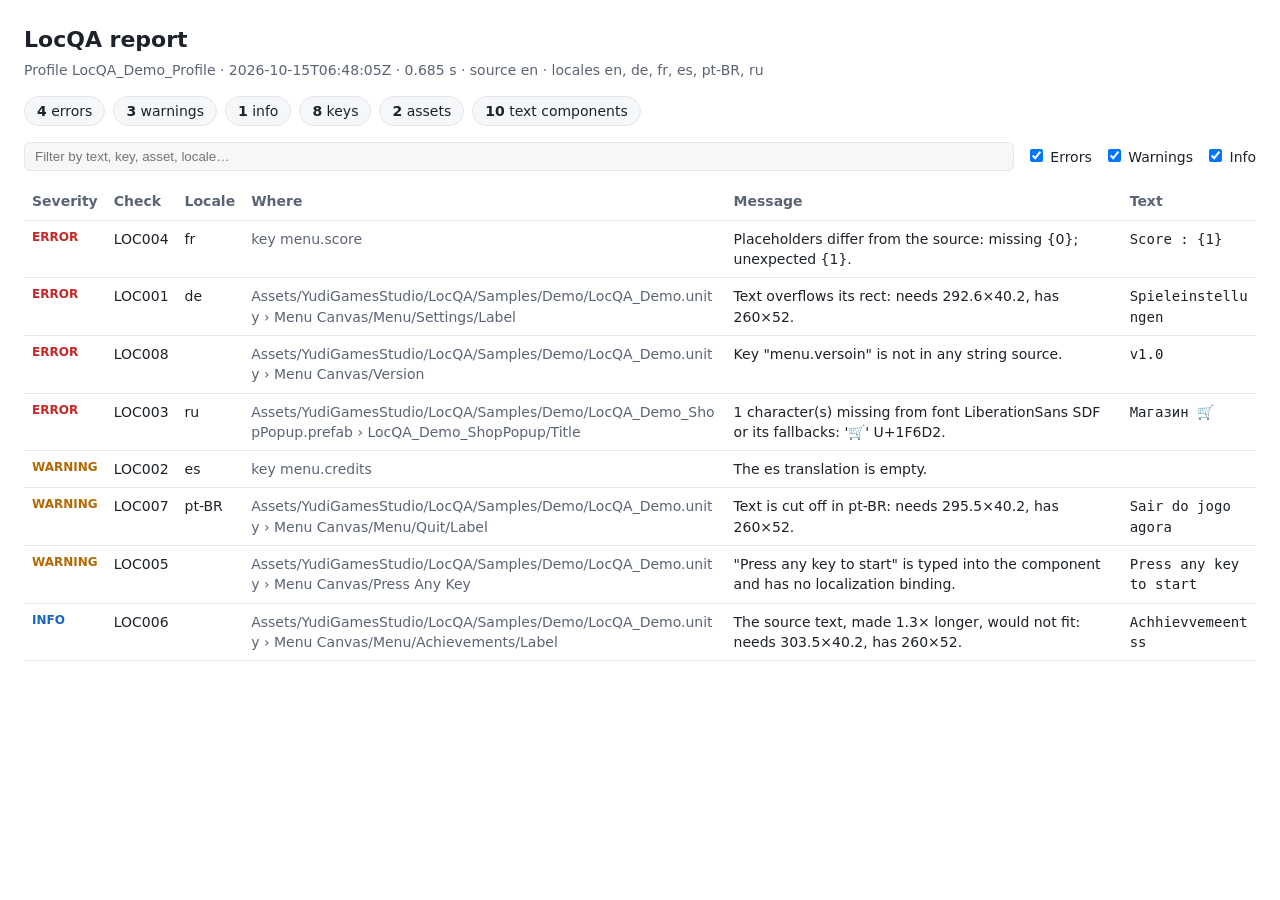
<file: locqa/sample-report.html>
<!doctype html>
<html lang="en">
<head>
<meta charset="utf-8">
<meta name="viewport" content="width=device-width, initial-scale=1">
<title>LocQA report – LocQA_Demo_Profile</title>
<style>
:root{--bg:#fff;--fg:#1d2129;--muted:#5b6474;--line:#e3e6eb;--card:#f6f7f9;--error:#c62828;--warning:#b26a00;--info:#1565c0}
@media (prefers-color-scheme:dark){:root{--bg:#14171c;--fg:#e8eaee;--muted:#9aa3b2;--line:#2a2f38;--card:#1d2129;--error:#ef5350;--warning:#ffb74d;--info:#64b5f6}}
*{box-sizing:border-box}body{margin:0;padding:24px;background:var(--bg);color:var(--fg);font:14px/1.45 system-ui,-apple-system,'Segoe UI',sans-serif}
h1{font-size:22px;margin:0 0 4px}.meta{color:var(--muted);margin-bottom:16px}
.chips{display:flex;gap:8px;flex-wrap:wrap;margin-bottom:16px}.chip{background:var(--card);border:1px solid var(--line);border-radius:999px;padding:4px 12px}
.controls{display:flex;gap:12px;flex-wrap:wrap;align-items:center;margin-bottom:12px}input[type=search]{flex:1;min-width:200px;padding:6px 10px;border:1px solid var(--line);border-radius:6px;background:var(--card);color:var(--fg)}
.scroll{overflow-x:auto}table{width:100%;min-width:900px;border-collapse:collapse}th,td{text-align:left;vertical-align:top;padding:8px;border-bottom:1px solid var(--line)}th{color:var(--muted);font-weight:600}
td.text{font-family:ui-monospace,Consolas,monospace;white-space:pre-wrap;word-break:break-word;max-width:360px}.loc{word-break:break-all;color:var(--muted)}
.sev{font-weight:700;text-transform:uppercase;font-size:12px}.sev.error{color:var(--error)}.sev.warning{color:var(--warning)}.sev.info{color:var(--info)}
.errors{background:var(--card);border-left:4px solid var(--error);padding:8px 12px;margin-bottom:16px}</style>
</head>
<body>
<h1>LocQA report</h1>
<div class="meta">Profile LocQA_Demo_Profile · 2026-10-15T06:48:05Z · 0.685 s · source en · locales en, de, fr, es, pt-BR, ru</div>
<div class="chips"><span class="chip"><strong>4</strong> errors</span><span class="chip"><strong>3</strong> warnings</span><span class="chip"><strong>1</strong> info</span><span class="chip"><strong>8</strong> keys</span><span class="chip"><strong>2</strong> assets</span><span class="chip"><strong>10</strong> text components</span></div>
<div class="controls"><input id="q" type="search" placeholder="Filter by text, key, asset, locale…"><label><input type="checkbox" data-sev="error" checked> Errors</label><label><input type="checkbox" data-sev="warning" checked> Warnings</label><label><input type="checkbox" data-sev="info" checked> Info</label></div>
<div class="scroll"><table>
<thead><tr><th>Severity</th><th>Check</th><th>Locale</th><th>Where</th><th>Message</th><th>Text</th></tr></thead>
<tbody>
<tr data-severity="error"><td class="sev error">error</td><td>LOC004</td><td>fr</td><td class="loc">key menu.score</td><td>Placeholders differ from the source: missing {0}; unexpected {1}.</td><td class="text" dir="auto">Score : {1}</td></tr>
<tr data-severity="error"><td class="sev error">error</td><td>LOC001</td><td>de</td><td class="loc">Assets/YudiGamesStudio/LocQA/Samples/Demo/LocQA_Demo.unity &#8250; Menu Canvas/Menu/Settings/Label</td><td>Text overflows its rect: needs 292.6&#215;40.2, has 260&#215;52.</td><td class="text" dir="auto">Spieleinstellungen</td></tr>
<tr data-severity="error"><td class="sev error">error</td><td>LOC008</td><td></td><td class="loc">Assets/YudiGamesStudio/LocQA/Samples/Demo/LocQA_Demo.unity &#8250; Menu Canvas/Version</td><td>Key &quot;menu.versoin&quot; is not in any string source.</td><td class="text" dir="auto">v1.0</td></tr>
<tr data-severity="error"><td class="sev error">error</td><td>LOC003</td><td>ru</td><td class="loc">Assets/YudiGamesStudio/LocQA/Samples/Demo/LocQA_Demo_ShopPopup.prefab &#8250; LocQA_Demo_ShopPopup/Title</td><td>1 character(s) missing from font LiberationSans SDF or its fallbacks: &#39;&#128722;&#39; U+1F6D2.</td><td class="text" dir="auto">&#1052;&#1072;&#1075;&#1072;&#1079;&#1080;&#1085; &#128722;</td></tr>
<tr data-severity="warning"><td class="sev warning">warning</td><td>LOC002</td><td>es</td><td class="loc">key menu.credits</td><td>The es translation is empty.</td><td class="text" dir="auto"></td></tr>
<tr data-severity="warning"><td class="sev warning">warning</td><td>LOC007</td><td>pt-BR</td><td class="loc">Assets/YudiGamesStudio/LocQA/Samples/Demo/LocQA_Demo.unity &#8250; Menu Canvas/Menu/Quit/Label</td><td>Text is cut off in pt-BR: needs 295.5&#215;40.2, has 260&#215;52.</td><td class="text" dir="auto">Sair do jogo agora</td></tr>
<tr data-severity="warning"><td class="sev warning">warning</td><td>LOC005</td><td></td><td class="loc">Assets/YudiGamesStudio/LocQA/Samples/Demo/LocQA_Demo.unity &#8250; Menu Canvas/Press Any Key</td><td>&quot;Press any key to start&quot; is typed into the component and has no localization binding.</td><td class="text" dir="auto">Press any key to start</td></tr>
<tr data-severity="info"><td class="sev info">info</td><td>LOC006</td><td></td><td class="loc">Assets/YudiGamesStudio/LocQA/Samples/Demo/LocQA_Demo.unity &#8250; Menu Canvas/Menu/Achievements/Label</td><td>The source text, made 1.3&#215; longer, would not fit: needs 303.5&#215;40.2, has 260&#215;52.</td><td class="text" dir="auto">Achhievvemeentss</td></tr>
</tbody>
</table></div>
<script>
(function(){var q=document.getElementById('q'),boxes=document.querySelectorAll('[data-sev]'),rows=document.querySelectorAll('tbody tr');
function apply(){var t=q.value.toLowerCase(),on={};boxes.forEach(function(b){on[b.dataset.sev]=b.checked});
rows.forEach(function(r){r.style.display=(on[r.dataset.severity]&&r.textContent.toLowerCase().indexOf(t)>=0)?'':'none'})}
q.addEventListener('input',apply);boxes.forEach(function(b){b.addEventListener('change',apply)})})();</script>
</body>
</html>
</file>
<file: style.css>
/* Copyright (c) 2026 YudiGamesStudio. All rights reserved. */
:root {
  --bg: #14171C;
  --surface: #1D2129;
  --line: rgba(255, 255, 255, 0.08);
  --text: #F2F4F7;
  --muted: #9AA3B2;
  --accent: #F5A524;
  --radius: 14px;
}

* { box-sizing: border-box; margin: 0; padding: 0; }

html { color-scheme: dark; }

body {
  background: var(--bg);
  color: var(--text);
  font: 17px/1.6 system-ui, -apple-system, "Segoe UI", Roboto, sans-serif;
}

a { color: var(--accent); }
img { max-width: 100%; height: auto; display: block; }

.wrap { max-width: 1080px; margin: 0 auto; padding: 0 20px; }

header.site { border-bottom: 1px solid var(--line); }
header.site .wrap { display: flex; align-items: center; justify-content: space-between; gap: 16px; height: 64px; }
header.site a.brand { color: var(--text); font-weight: 800; text-decoration: none; letter-spacing: -0.01em; }
header.site nav { display: flex; gap: 20px; }
header.site nav a { color: var(--muted); text-decoration: none; }
header.site nav a:hover { color: var(--text); }

section { padding: 56px 0; }
section + section { border-top: 1px solid var(--line); }

h1 { font-size: clamp(32px, 6vw, 52px); line-height: 1.1; letter-spacing: -0.02em; font-weight: 800; }
h2 { font-size: 26px; letter-spacing: -0.01em; margin-bottom: 18px; }
h3 { font-size: 18px; margin-bottom: 6px; }
p + p { margin-top: 12px; }

.lead { font-size: 20px; color: var(--muted); margin-top: 16px; max-width: 720px; }
.muted { color: var(--muted); }
.accent { color: var(--accent); }

.hero { padding-top: 64px; }
.hero .cover { margin-top: 36px; border-radius: var(--radius); box-shadow: 0 20px 50px rgba(0, 0, 0, 0.45); }

.buttons { display: flex; flex-wrap: wrap; gap: 12px; margin-top: 28px; }
.button {
  display: inline-block; padding: 12px 20px; border-radius: 10px;
  background: var(--accent); color: var(--bg); font-weight: 700; text-decoration: none;
}
.button.ghost { background: transparent; color: var(--text); border: 1px solid var(--line); }
.badge { display: inline-block; padding: 12px 20px; border-radius: 10px; border: 1px dashed var(--line); color: var(--muted); }

.cards { display: grid; grid-template-columns: repeat(auto-fill, minmax(300px, 1fr)); gap: 20px; }
.card {
  display: block; background: var(--surface); border: 1px solid var(--line); border-radius: var(--radius);
  overflow: hidden; color: var(--text); text-decoration: none;
}
.card .body { padding: 18px 20px 22px; }
.card:hover { border-color: var(--accent); }
.card.soon { display: flex; align-items: center; justify-content: center; min-height: 200px; color: var(--muted); }

ul.features { list-style: none; display: grid; grid-template-columns: repeat(auto-fill, minmax(300px, 1fr)); gap: 14px 28px; }
ul.features li { padding-left: 22px; position: relative; }
ul.features li::before { content: ""; position: absolute; left: 0; top: 0.6em; width: 8px; height: 8px; border-radius: 2px; background: var(--accent); }

ul.plain { padding-left: 20px; }
ul.plain li + li { margin-top: 6px; }

.gallery { display: grid; grid-template-columns: repeat(auto-fill, minmax(320px, 1fr)); gap: 20px; }
.gallery figure { background: var(--surface); border-radius: var(--radius); overflow: hidden; border: 1px solid var(--line); }
.gallery a { display: block; }
.gallery figcaption { padding: 10px 14px; color: var(--muted); font-size: 15px; }

.columns { display: grid; grid-template-columns: repeat(auto-fit, minmax(280px, 1fr)); gap: 32px; }

footer.site { border-top: 1px solid var(--line); padding: 28px 0 40px; color: var(--muted); font-size: 15px; }
footer.site p + p { margin-top: 4px; }

@media (max-width: 480px) {
  header.site nav { gap: 14px; font-size: 15px; }
}
</file>
